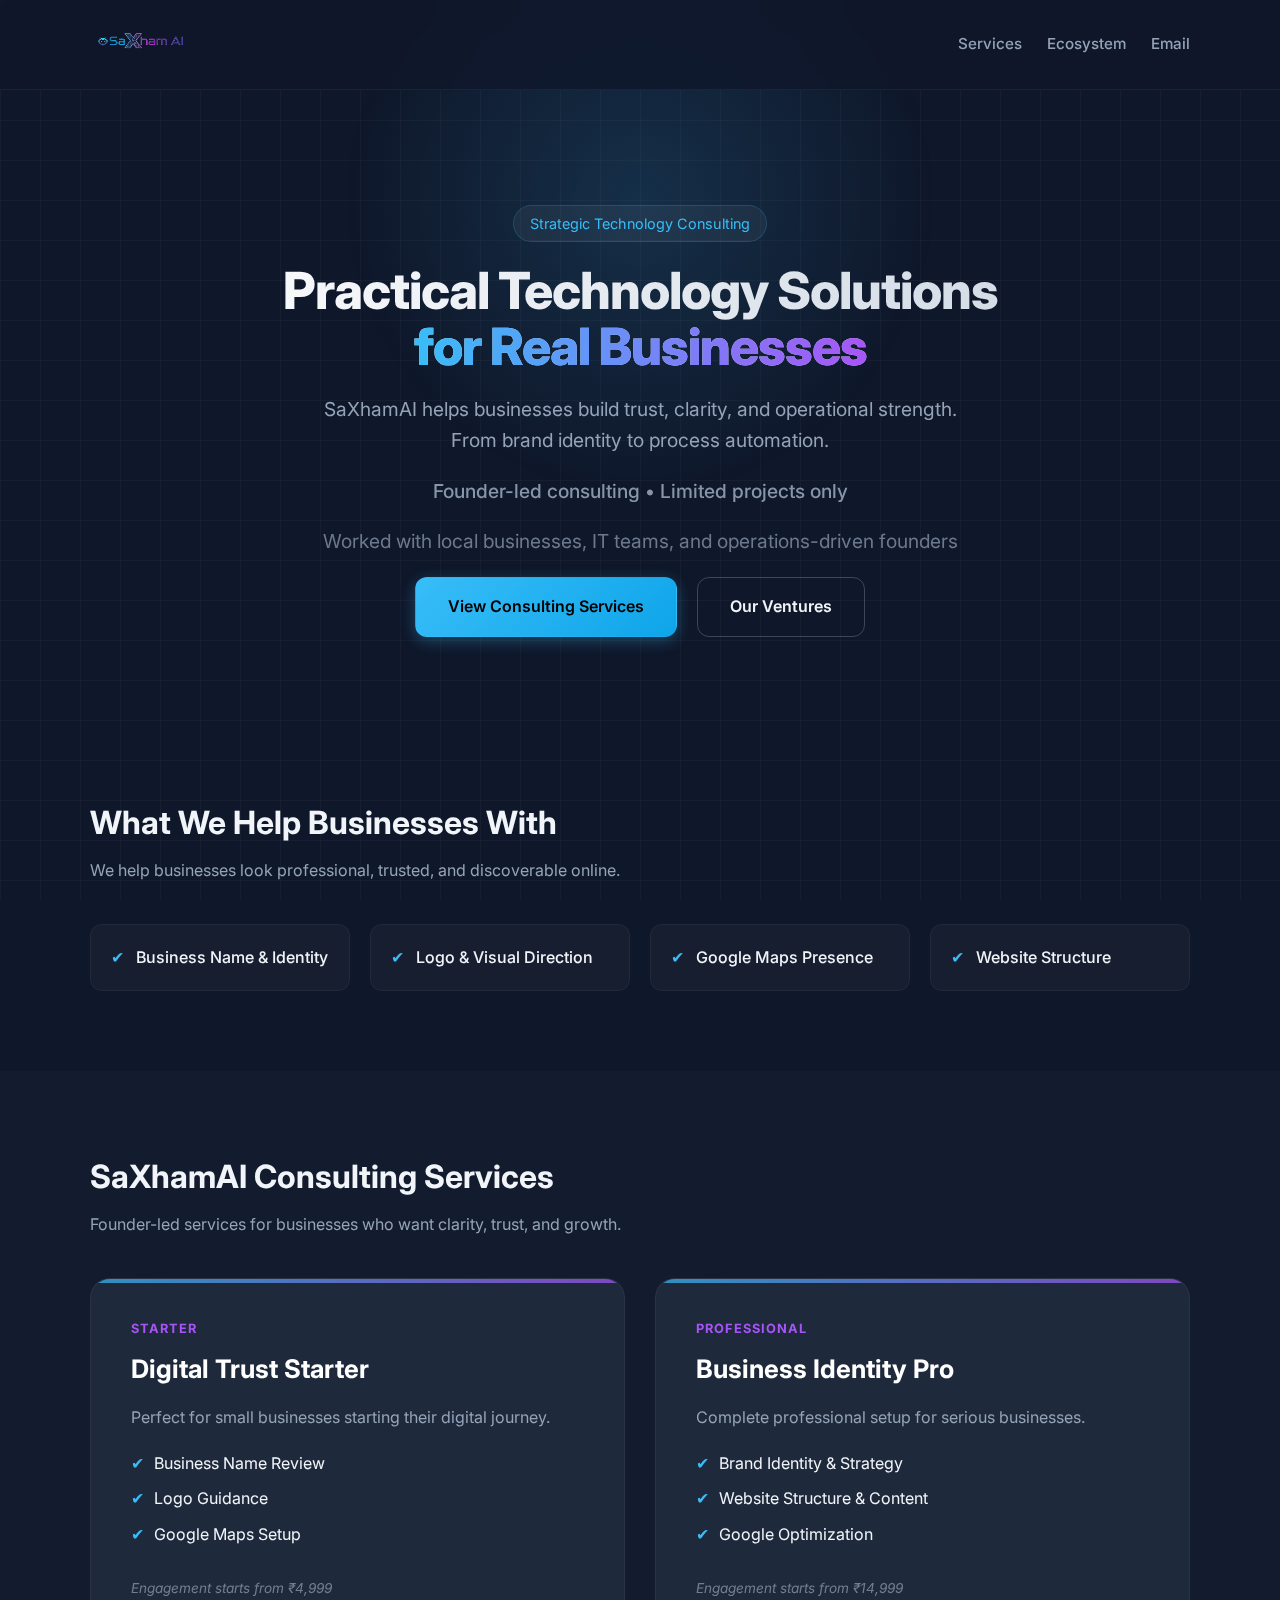
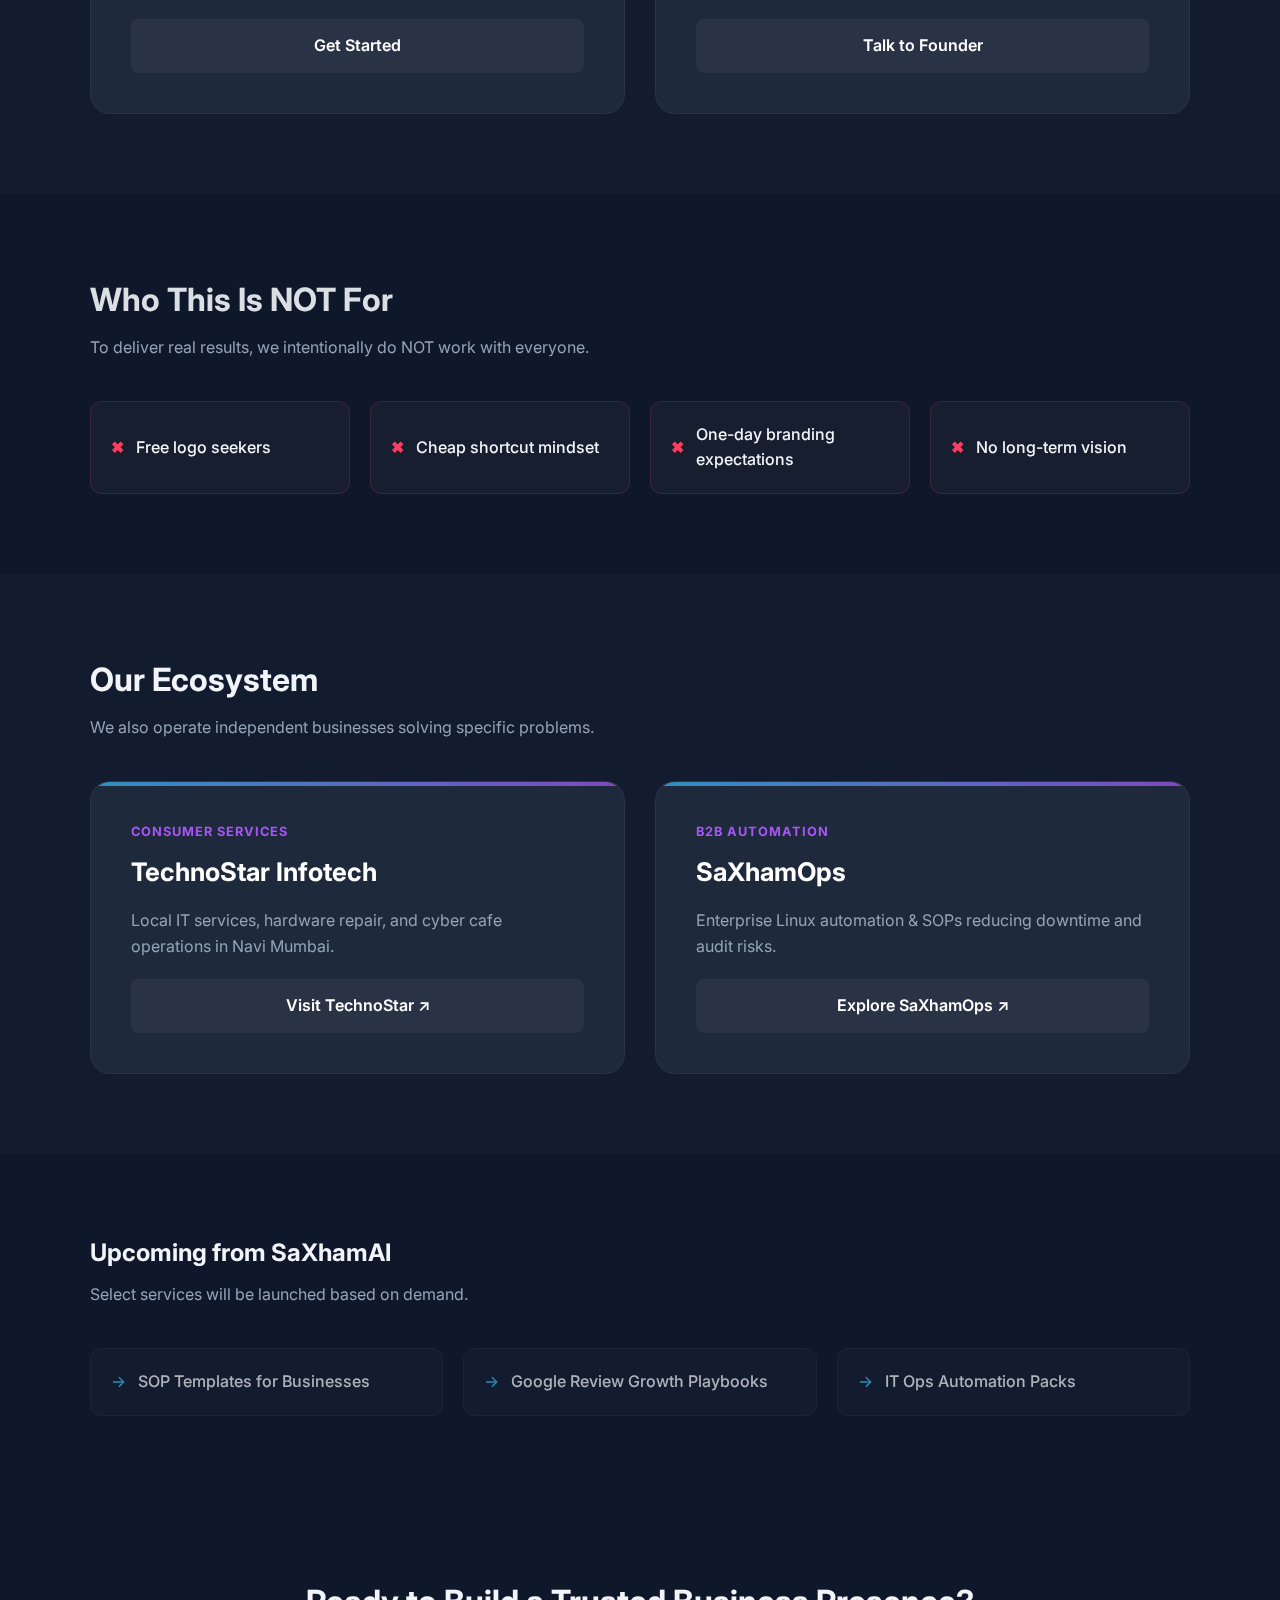
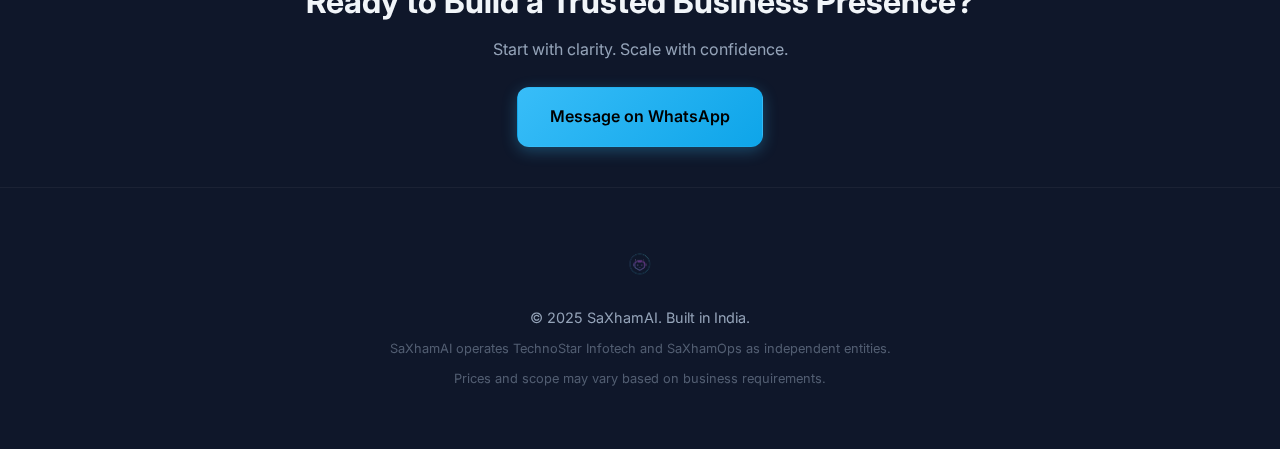
<file: index.html>
<!DOCTYPE html>
<html lang="en">
<head>
  <meta charset="UTF-8">
  <title>SaXhamAI | Strategic Technology Consulting</title>
  <meta name="viewport" content="width=device-width, initial-scale=1.0">
  <meta name="theme-color" content="#0f172a">
  
  <meta name="description" content="SaXhamAI provides strategic technology consulting, brand identity, and digital presence services for Indian businesses. Parent of TechnoStar & SaXhamOps.">
  <link rel="icon" type="image/png" href="favicon.png">

  <link href="https://fonts.googleapis.com/css2?family=Inter:wght@400;500;600;700;800&display=swap" rel="stylesheet">

  <style>
    :root {
      /* Dark Theme Colors */
      --bg-dark: #0f172a;       
      --bg-card: #1e293b;       
      --text-main: #f1f5f9;     
      --text-muted: #94a3b8;    
      --accent-cyan: #38bdf8;   
      --accent-purple: #a855f7; 
      --danger: #f43f5e; 
      --glow: 0 0 20px rgba(56, 189, 248, 0.5); 
    }

    * { margin: 0; padding: 0; box-sizing: border-box; }
    html { scroll-behavior: smooth; }

    body {
      font-family: 'Inter', sans-serif;
      background-color: var(--bg-dark);
      color: var(--text-main);
      line-height: 1.6;
      overflow-x: hidden;
    }

    /* Background Animation */
    body::before {
      content: "";
      position: fixed;
      top: 0; left: 0; width: 100%; height: 100%;
      background-image: 
        linear-gradient(rgba(255, 255, 255, 0.03) 1px, transparent 1px),
        linear-gradient(90deg, rgba(255, 255, 255, 0.03) 1px, transparent 1px);
      background-size: 40px 40px;
      z-index: -1;
      pointer-events: none;
    }

    /* Top Glow */
    body::after {
      content: "";
      position: absolute;
      top: -100px; left: 50%;
      transform: translateX(-50%);
      width: 600px; height: 600px;
      background: radial-gradient(circle, rgba(56, 189, 248, 0.15) 0%, transparent 70%);
      z-index: -1;
      pointer-events: none;
    }

    .container {
      width: 90%;
      max-width: 1100px;
      margin: auto;
      position: relative;
    }

    /* HEADER */
    header {
      background: rgba(15, 23, 42, 0.8);
      backdrop-filter: blur(10px);
      border-bottom: 1px solid rgba(255,255,255,0.05);
      padding: 18px 0;
      position: sticky;
      top: 0;
      z-index: 100;
    }

    .header-content {
      display: flex;
      justify-content: space-between;
      align-items: center;
    }

    .brand-logo {
      height: 45px;
      width: auto;
    }

    .nav-links {
      display: flex;
      gap: 25px;
    }
    
    .nav-links a {
      text-decoration: none;
      color: var(--text-muted);
      font-weight: 500;
      font-size: 0.95rem;
      transition: all 0.3s;
    }

    .nav-links a:hover { 
      color: var(--accent-cyan);
      text-shadow: 0 0 10px rgba(56,189,248,0.4);
    }

    /* HERO SECTION */
    .hero {
      padding: 100px 0 80px;
      text-align: center;
    }

    .hero h1 {
      font-size: 3.2rem;
      font-weight: 800;
      background: linear-gradient(to right, #fff, #cbd5e1);
      -webkit-background-clip: text;
      -webkit-text-fill-color: transparent;
      margin-bottom: 20px;
      line-height: 1.1;
      letter-spacing: -1px;
    }

    .highlight {
      background: linear-gradient(90deg, var(--accent-cyan), var(--accent-purple));
      -webkit-background-clip: text;
      -webkit-text-fill-color: transparent;
    }

    .hero p {
      max-width: 680px;
      margin: auto;
      color: var(--text-muted);
      font-size: 1.2rem;
      margin-bottom: 20px;
    }

    .trust-line {
      display: inline-block;
      margin-top: 15px;
      padding: 6px 16px;
      background: rgba(255,255,255,0.05);
      border-radius: 50px;
      font-size: 0.9rem;
      color: var(--accent-cyan);
      border: 1px solid rgba(56, 189, 248, 0.2);
    }
    
    .founder-note {
      font-size: 0.9rem; 
      color: var(--text-muted); 
      margin-bottom: 5px; 
      font-weight: 500;
      opacity: 0.9;
    }
    
    .trust-proof {
      font-size: 0.85rem; 
      opacity: 0.7; 
      margin-top: 5px; 
      margin-bottom: 40px;
      color: var(--text-muted);
    }

    .hero-buttons {
      display: flex;
      justify-content: center;
      gap: 20px;
      flex-wrap: wrap;
    }

    .btn {
      padding: 16px 32px;
      border-radius: 12px;
      font-weight: 600;
      text-decoration: none;
      transition: all 0.3s ease;
      font-size: 1rem;
      display: inline-block;
    }

    .btn-primary {
      background: linear-gradient(135deg, var(--accent-cyan), #0ea5e9);
      color: #000;
      box-shadow: 0 4px 15px rgba(56, 189, 248, 0.3);
      border: 1px solid transparent;
    }

    .btn-primary:hover {
      transform: translateY(-2px);
      box-shadow: 0 6px 25px rgba(56, 189, 248, 0.5);
    }

    .btn-secondary {
      background: transparent;
      color: var(--text-main);
      border: 1px solid rgba(255,255,255,0.2);
    }

    .btn-secondary:hover {
      background: rgba(255,255,255,0.05);
      border-color: var(--text-main);
    }

    /* SECTIONS */
    .section { padding: 80px 0; }

    .section-title {
      font-size: 2rem;
      font-weight: 700;
      color: var(--text-main);
      margin-bottom: 10px;
    }

    .section-subtitle {
      color: var(--text-muted);
      max-width: 600px;
      margin-bottom: 40px;
    }

    /* CARDS */
    .business-grid {
      display: grid;
      grid-template-columns: repeat(auto-fit, minmax(320px, 1fr));
      gap: 30px;
    }

    .business-card {
      background: var(--bg-card);
      padding: 40px;
      border-radius: 20px;
      border: 1px solid rgba(255,255,255,0.05);
      transition: all 0.3s ease;
      position: relative;
      overflow: hidden;
      display: flex;
      flex-direction: column;
    }

    .business-card:hover {
      transform: translateY(-5px);
      border-color: var(--accent-cyan);
      box-shadow: 0 10px 40px -10px rgba(0,0,0,0.5);
    }

    .business-card::before {
      content: "";
      position: absolute;
      top: 0; left: 0; width: 100%; height: 4px;
      background: linear-gradient(90deg, var(--accent-cyan), var(--accent-purple));
      opacity: 0.7;
    }

    .card-label {
      font-size: 0.8rem;
      text-transform: uppercase;
      letter-spacing: 1px;
      color: var(--accent-purple);
      font-weight: 700;
      margin-bottom: 10px;
      display: block;
    }

    .business-card h3 {
      font-size: 1.6rem;
      color: white;
      margin-bottom: 15px;
    }

    .business-card p {
      color: var(--text-muted);
      margin-bottom: 20px;
    }

    .card-features {
      list-style: none;
      margin-bottom: 20px;
      margin-top: auto;
    }
    
    .card-features li {
      margin-bottom: 10px;
      color: var(--text-main);
      display: flex;
      gap: 10px;
    }
    
    .card-features li span { color: var(--accent-cyan); }
    
    /* Pricing Hint */
    .price-hint {
      font-size: 0.85rem; 
      opacity: 0.7; 
      color: var(--text-muted);
      margin-bottom: 15px;
      font-style: italic;
    }

    .btn-card {
      display: block;
      width: 100%;
      text-align: center;
      padding: 14px;
      border-radius: 8px;
      background: rgba(255,255,255,0.05);
      color: white;
      text-decoration: none;
      font-weight: 600;
      transition: 0.3s;
    }
    
    .btn-card:hover { 
      background: var(--accent-cyan); 
      color: #000;
    }

    /* POINTS */
    .points {
      display: grid;
      grid-template-columns: repeat(auto-fit, minmax(220px, 1fr));
      gap: 20px;
    }

    .points li {
      background: rgba(255,255,255,0.03);
      padding: 20px;
      border-radius: 12px;
      border: 1px solid rgba(255,255,255,0.05);
      color: var(--text-main);
      display: flex;
      align-items: center;
      gap: 12px;
      font-weight: 500;
    }

    .points li span { color: var(--accent-cyan); }
    
    /* Negative Points */
    .points.negative li {
      border-color: rgba(244, 63, 94, 0.2);
    }
    .points.negative li span {
      color: var(--danger);
      font-weight: bold;
    }

    /* FOOTER */
    footer {
      border-top: 1px solid rgba(255,255,255,0.05);
      padding: 60px 0;
      text-align: center;
      margin-top: 20px;
    }

    footer p { color: var(--text-muted); font-size: 0.9rem; margin-top: 10px; }
    
    .legal-line { font-size: 0.8rem; opacity: 0.5; }

    @media (max-width: 768px) {
      .hero h1 { font-size: 2.5rem; }
      .nav-links { display: none; }
      .brand-logo { height: 35px; }
    }
  </style>
<meta name="google-adsense-account" content="ca-pub-9771104122165922">
  <script async src="https://pagead2.googlesyndication.com/pagead/js/adsbygoogle.js?client=ca-pub-9771104122165922"
     crossorigin="anonymous"></script>
</head>

<body>

<header>
  <div class="container header-content">
    <div class="brand">
      <img src="logo.png" alt="SaXhamAI" class="brand-logo">
      <h1 style="position:absolute; left:-9999px;">SaXhamAI</h1>
    </div>
    
    <nav class="nav-links">
      <a href="#services">Services</a>
      <a href="#ecosystem">Ecosystem</a>
      <a href="mailto:founder@saxhamai.com">Email</a>
    </nav>
  </div>
</header>

<section class="hero">
  <div class="container">
    <div class="trust-line">Strategic Technology Consulting</div>
    
    <h1 style="margin-top: 20px;">
      Practical Technology Solutions<br>
      <span class="highlight">for Real Businesses</span>
    </h1>

    <p>
      SaXhamAI helps businesses build trust, clarity, and operational strength. 
      From brand identity to process automation.
    </p>
    
    <p class="founder-note">
      Founder-led consulting • Limited projects only
    </p>
    <p class="trust-proof">
      Worked with local businesses, IT teams, and operations-driven founders
    </p>

    <div class="hero-buttons">
      <a href="#services" class="btn btn-primary">View Consulting Services</a>
      <a href="#ecosystem" class="btn btn-secondary">Our Ventures</a>
    </div>
  </div>
</section>

<section class="section">
  <div class="container">
    <h2 class="section-title">What We Help Businesses With</h2>
    <p class="section-subtitle">
      We help businesses look professional, trusted, and discoverable online.
    </p>

    <ul class="points">
      <li><span>✔</span> Business Name & Identity</li>
      <li><span>✔</span> Logo & Visual Direction</li>
      <li><span>✔</span> Google Maps Presence</li>
      <li><span>✔</span> Website Structure</li>
    </ul>
  </div>
</section>

<section class="section" id="services" style="background: rgba(255,255,255,0.02);">
  <div class="container">
    <h2 class="section-title">SaXhamAI Consulting Services</h2>
    <p class="section-subtitle">
      Founder-led services for businesses who want clarity, trust, and growth.
    </p>

    <div class="business-grid">

      <div class="business-card">
        <span class="card-label">Starter</span>
        <h3>Digital Trust Starter</h3>
        <p>Perfect for small businesses starting their digital journey.</p>
        
        <ul class="card-features">
          <li><span>✔</span> Business Name Review</li>
          <li><span>✔</span> Logo Guidance</li>
          <li><span>✔</span> Google Maps Setup</li>
        </ul>
        
        <p class="price-hint">Engagement starts from ₹4,999</p>
        
        <a href="https://wa.me/917276380071?text=Hi%20SaXhamAI%2C%20I%20am%20interested%20in%20Digital%20Trust%20Starter" class="btn-card">Get Started</a>
      </div>

      <div class="business-card">
        <span class="card-label">Professional</span>
        <h3>Business Identity Pro</h3>
        <p>Complete professional setup for serious businesses.</p>
        
        <ul class="card-features">
          <li><span>✔</span> Brand Identity & Strategy</li>
          <li><span>✔</span> Website Structure & Content</li>
          <li><span>✔</span> Google Optimization</li>
        </ul>
        
        <p class="price-hint">Engagement starts from ₹14,999</p>
        
        <a href="https://wa.me/917276380071?text=Hi%20SaXhamAI%2C%20I%20am%20interested%20in%20Business%20Identity%20Pro" class="btn-card">Talk to Founder</a>
      </div>

    </div>
  </div>
</section>

<section class="section">
  <div class="container">
    <h2 class="section-title" style="opacity:0.9;">Who This Is NOT For</h2>
    <p class="section-subtitle">To deliver real results, we intentionally do NOT work with everyone.</p>

    <ul class="points negative">
      <li><span>✖</span> Free logo seekers</li>
      <li><span>✖</span> Cheap shortcut mindset</li>
      <li><span>✖</span> One-day branding expectations</li>
      <li><span>✖</span> No long-term vision</li>
    </ul>
  </div>
</section>

<section class="section" id="ecosystem" style="background: rgba(255,255,255,0.02);">
  <div class="container">
    <h2 class="section-title">Our Ecosystem</h2>
    <p class="section-subtitle">We also operate independent businesses solving specific problems.</p>

    <div class="business-grid">

      <div class="business-card">
        <span class="card-label">Consumer Services</span>
        <h3>TechnoStar Infotech</h3>
        <p>Local IT services, hardware repair, and cyber cafe operations in Navi Mumbai.</p>
        <a href="https://technostar.saxhamai.com" class="btn-card" style="margin-top:auto;">Visit TechnoStar ↗</a>
      </div>

      <div class="business-card">
        <span class="card-label">B2B Automation</span>
        <h3>SaXhamOps</h3>
        <p>Enterprise Linux automation & SOPs reducing downtime and audit risks.</p>
        <a href="https://ops.saxhamai.com" class="btn-card" style="margin-top:auto;">Explore SaXhamOps ↗</a>
      </div>

    </div>
  </div>
</section>

<section class="section">
  <div class="container">
    <h2 class="section-title" style="font-size:1.5rem;">Upcoming from SaXhamAI</h2>
    <p class="section-subtitle">Select services will be launched based on demand.</p>

    <ul class="points" style="opacity:0.7;">
      <li><span>→</span> SOP Templates for Businesses</li>
      <li><span>→</span> Google Review Growth Playbooks</li>
      <li><span>→</span> IT Ops Automation Packs</li>
    </ul>
  </div>
</section>

<section class="section" style="text-align:center; padding-bottom: 20px;">
  <div class="container">
    <h2 class="section-title">Ready to Build a Trusted Business Presence?</h2>
    <p class="section-subtitle" style="margin:auto; margin-bottom: 25px;">
      Start with clarity. Scale with confidence.
    </p>
    <a href="https://wa.me/917276380071?text=Hi%20SaXhamAI%2C%20I%20want%20to%20start%20building%20my%20business%20presence" class="btn btn-primary">
      Message on WhatsApp
    </a>
  </div>
</section>

<footer>
  <div class="container">
    <img src="favicon.png" alt="Icon" style="height: 30px; opacity: 0.5; margin-bottom: 10px;">
    <p>© 2025 SaXhamAI. Built in India.</p>
    <p class="legal-line">
      SaXhamAI operates TechnoStar Infotech and SaXhamOps as independent entities.
    </p>
    <p class="legal-line">
      Prices and scope may vary based on business requirements.
    </p>
  </div>
</footer>

</body>
</html>
</file>
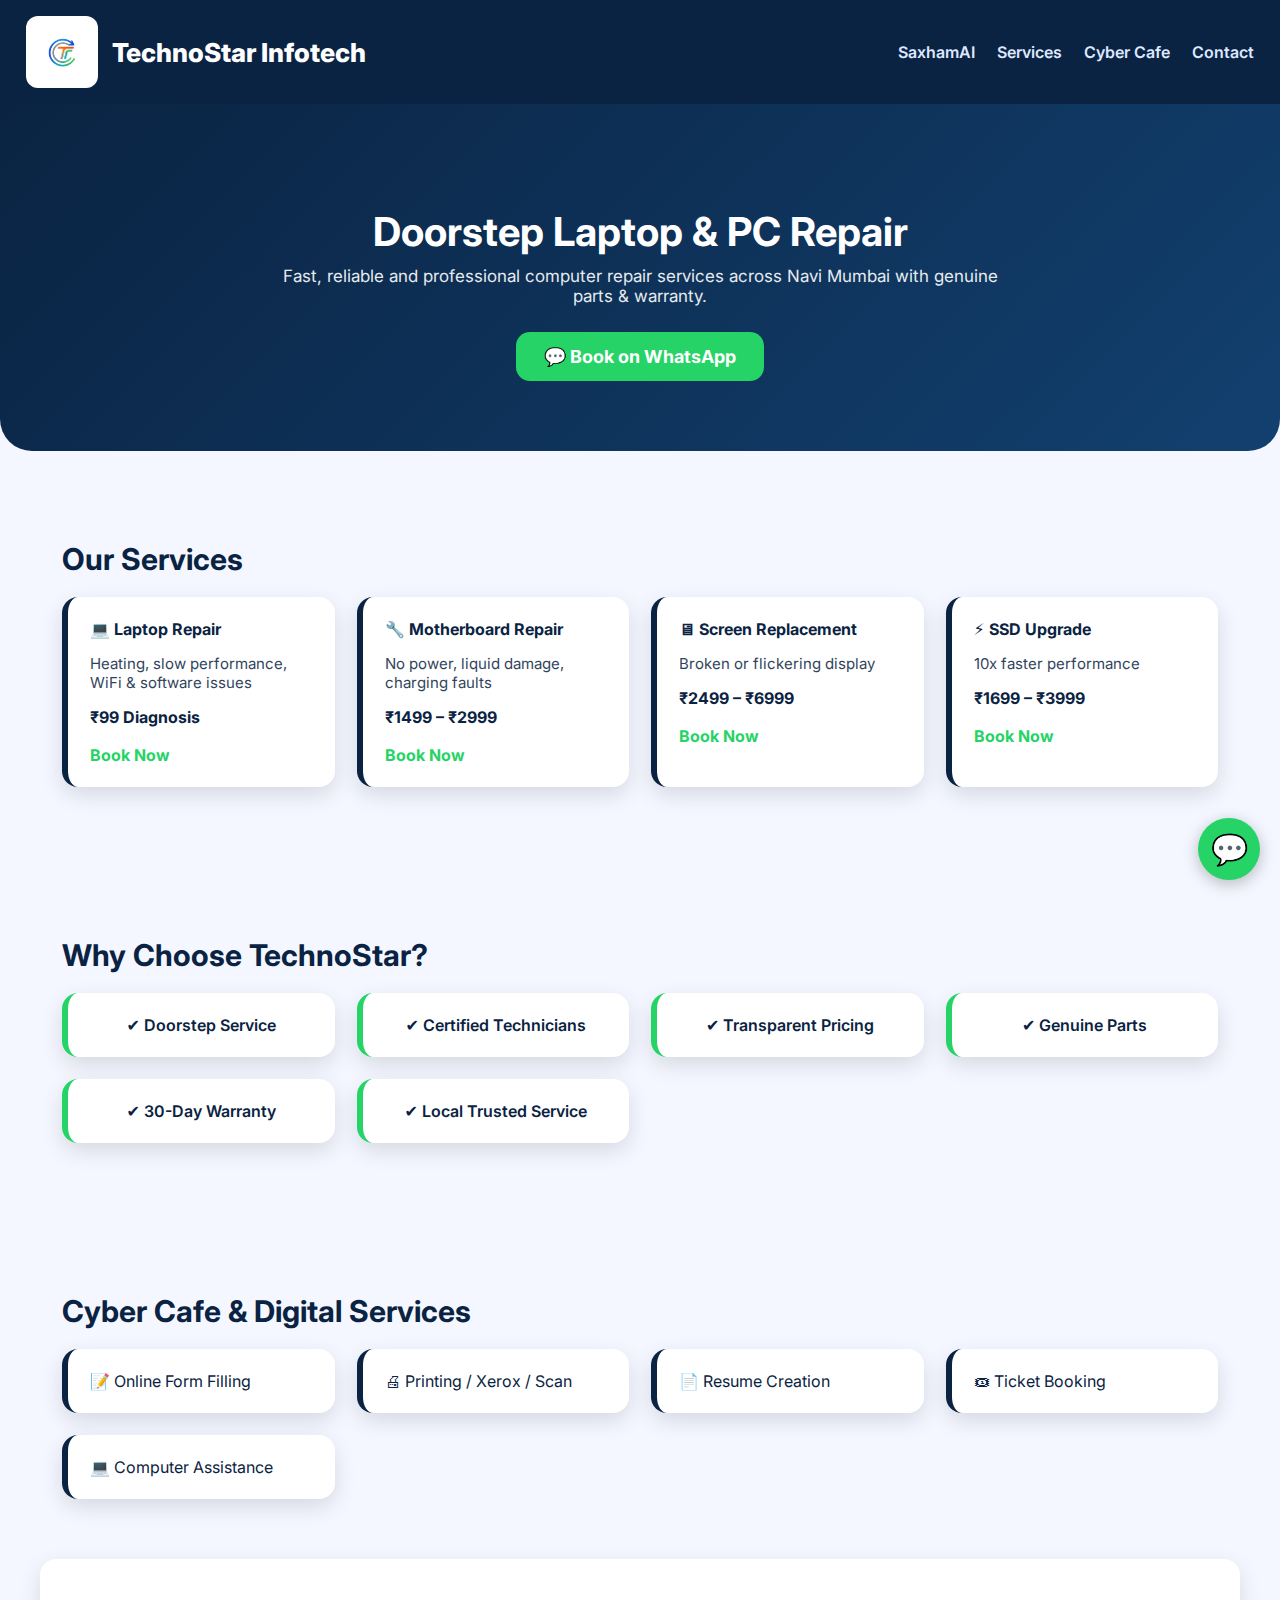
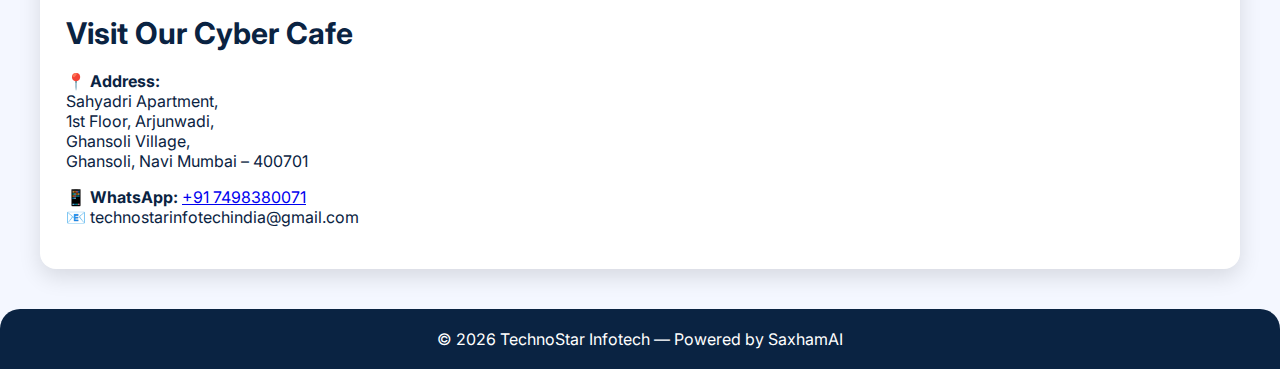
<file: technostar.html>
<!DOCTYPE html>
<html lang="en">
<head>
<meta charset="UTF-8">
<title>TechnoStar Infotech | Laptop, PC Repair & Cyber Cafe</title>
<meta name="viewport" content="width=device-width, initial-scale=1">

<link href="https://fonts.googleapis.com/css2?family=Inter:wght@300;400;600;700;800&display=swap" rel="stylesheet">

<style>
:root{
  --primary:#0A2342;
  --accent:#25D366;
  --bg:#f4f7ff;
  --card:#ffffff;
  --radius:16px;
  --shadow:0 8px 22px rgba(0,0,0,0.12);
}
*{box-sizing:border-box}
body{
  margin:0;
  font-family:Inter,system-ui;
  background:var(--bg);
  color:#0A2342;
}

/* HEADER */
header{
  background:var(--primary);
  padding:16px 26px;
  display:flex;
  align-items:center;
  justify-content:space-between;
  position:sticky;
  top:0;
  z-index:999;
}
.brand{
  display:flex;
  align-items:center;
  gap:14px;
  color:#fff;
}
.brand img{
  width:72px;
  height:72px;
  object-fit:contain;
  border-radius:12px;
  background:#fff;
  padding:6px;
}
.brand h1{
  font-size:26px;
  margin:0;
  font-weight:800;
}
nav a{
  color:#dfe8ff;
  margin-left:18px;
  text-decoration:none;
  font-weight:600;
}
nav a:hover{color:#fff}

/* HERO */
.hero{
  padding:70px 20px;
  text-align:center;
  background:linear-gradient(135deg,#0A2342,#12406f);
  color:#fff;
  border-bottom-left-radius:32px;
  border-bottom-right-radius:32px;
}
.hero h2{
  font-size:40px;
  margin-bottom:10px;
}
.hero p{
  max-width:720px;
  margin:auto;
  font-size:17px;
  opacity:.9;
}
.hero a{
  display:inline-block;
  margin-top:26px;
  background:var(--accent);
  padding:14px 28px;
  border-radius:14px;
  color:#fff;
  text-decoration:none;
  font-size:18px;
  font-weight:700;
}
.hero a:hover{background:#1bb858}

/* SECTION */
.section{
  max-width:1200px;
  margin:auto;
  padding:60px 22px;
}
.section h3{
  font-size:30px;
  margin-bottom:20px;
}

/* CARDS */
.grid{
  display:grid;
  grid-template-columns:repeat(auto-fit,minmax(260px,1fr));
  gap:22px;
}
.card{
  background:var(--card);
  padding:22px;
  border-radius:var(--radius);
  box-shadow:var(--shadow);
  border-left:6px solid var(--primary);
}
.card h4{margin:0 0 6px}
.card p{font-size:15px;opacity:.85}
.card strong{display:block;margin:10px 0}
.card a{
  display:inline-block;
  margin-top:8px;
  color:var(--accent);
  font-weight:700;
  text-decoration:none;
}

/* WHY US */
.why .card{
  border-left:6px solid var(--accent);
  text-align:center;
  font-weight:600;
}

/* LOCATION */
.location{
  background:#fff;
  padding:26px;
  border-radius:16px;
  box-shadow:var(--shadow);
}

/* FLOAT WHATSAPP */
.whatsapp{
  position:fixed;
  right:20px;
  bottom:20px;
  background:var(--accent);
  width:62px;
  height:62px;
  border-radius:50%;
  display:flex;
  align-items:center;
  justify-content:center;
  color:#fff;
  font-size:30px;
  text-decoration:none;
  box-shadow:0 4px 16px rgba(0,0,0,.25);
}

/* FOOTER */
footer{
  background:var(--primary);
  color:#fff;
  text-align:center;
  padding:20px;
  margin-top:40px;
  border-top-left-radius:20px;
  border-top-right-radius:20px;
}
</style>
</head>

<body>

<header>
  <div class="brand">
    <img src="/technostar-logo.png" alt="TechnoStar Logo">
    <h1>TechnoStar Infotech</h1>
  </div>
  <nav>
    <a href="/index.html">SaxhamAI</a>
    <a href="#services">Services</a>
    <a href="#cyber">Cyber Cafe</a>
    <a href="#contact">Contact</a>
  </nav>
</header>

<section class="hero">
  <h2>Doorstep Laptop & PC Repair</h2>
  <p>Fast, reliable and professional computer repair services across Navi Mumbai with genuine parts & warranty.</p>
  <a href="https://wa.me/917498380071?text=Hi%20Team%20TechnoStar,%20I%20need%20Laptop%20Repair%20service.">
    💬 Book on WhatsApp
  </a>
</section>

<!-- SERVICES -->
<section class="section" id="services">
<h3>Our Services</h3>
<div class="grid">

<div class="card">
<h4>💻 Laptop Repair</h4>
<p>Heating, slow performance, WiFi & software issues</p>
<strong>₹99 Diagnosis</strong>
<a href="https://wa.me/917498380071?text=Hi%20Team%20TechnoStar,%20I%20need%20Laptop%20Repair%20service.">Book Now</a>
</div>

<div class="card">
<h4>🔧 Motherboard Repair</h4>
<p>No power, liquid damage, charging faults</p>
<strong>₹1499 – ₹2999</strong>
<a href="https://wa.me/917498380071?text=Hi%20Team%20TechnoStar,%20I%20need%20Motherboard%20Repair%20service.">Book Now</a>
</div>

<div class="card">
<h4>🖥 Screen Replacement</h4>
<p>Broken or flickering display</p>
<strong>₹2499 – ₹6999</strong>
<a href="https://wa.me/917498380071?text=Hi%20Team%20TechnoStar,%20I%20need%20Screen%20Replacement%20service.">Book Now</a>
</div>

<div class="card">
<h4>⚡ SSD Upgrade</h4>
<p>10x faster performance</p>
<strong>₹1699 – ₹3999</strong>
<a href="https://wa.me/917498380071?text=Hi%20Team%20TechnoStar,%20I%20need%20SSD%20Upgrade%20service.">Book Now</a>
</div>

</div>
</section>

<!-- WHY US -->
<section class="section why">
<h3>Why Choose TechnoStar?</h3>
<div class="grid">
<div class="card">✔ Doorstep Service</div>
<div class="card">✔ Certified Technicians</div>
<div class="card">✔ Transparent Pricing</div>
<div class="card">✔ Genuine Parts</div>
<div class="card">✔ 30-Day Warranty</div>
<div class="card">✔ Local Trusted Service</div>
</div>
</section>

<!-- CYBER CAFE -->
<section class="section" id="cyber">
<h3>Cyber Cafe & Digital Services</h3>
<div class="grid">
<div class="card">📝 Online Form Filling</div>
<div class="card">🖨 Printing / Xerox / Scan</div>
<div class="card">📄 Resume Creation</div>
<div class="card">🎟 Ticket Booking</div>
<div class="card">💻 Computer Assistance</div>
</div>
</section>

<!-- LOCATION -->
<section class="section location" id="contact">
<h3>Visit Our Cyber Cafe</h3>
<p>
📍 <strong>Address:</strong><br>
Sahyadri Apartment,<br>
1st Floor, Arjunwadi,<br>
Ghansoli Village,<br>
Ghansoli, Navi Mumbai – 400701
</p>

<p>
📱 <strong>WhatsApp:</strong> <a href="https://wa.me/917498380071">+91 7498380071</a><br>
📧 technostarinfotechindia@gmail.com
</p>
</section>

<a class="whatsapp" href="https://wa.me/917498380071">💬</a>

<footer>
© <script>document.write(new Date().getFullYear())</script> TechnoStar Infotech — Powered by SaxhamAI
</footer>

</body>
</html>
</file>
